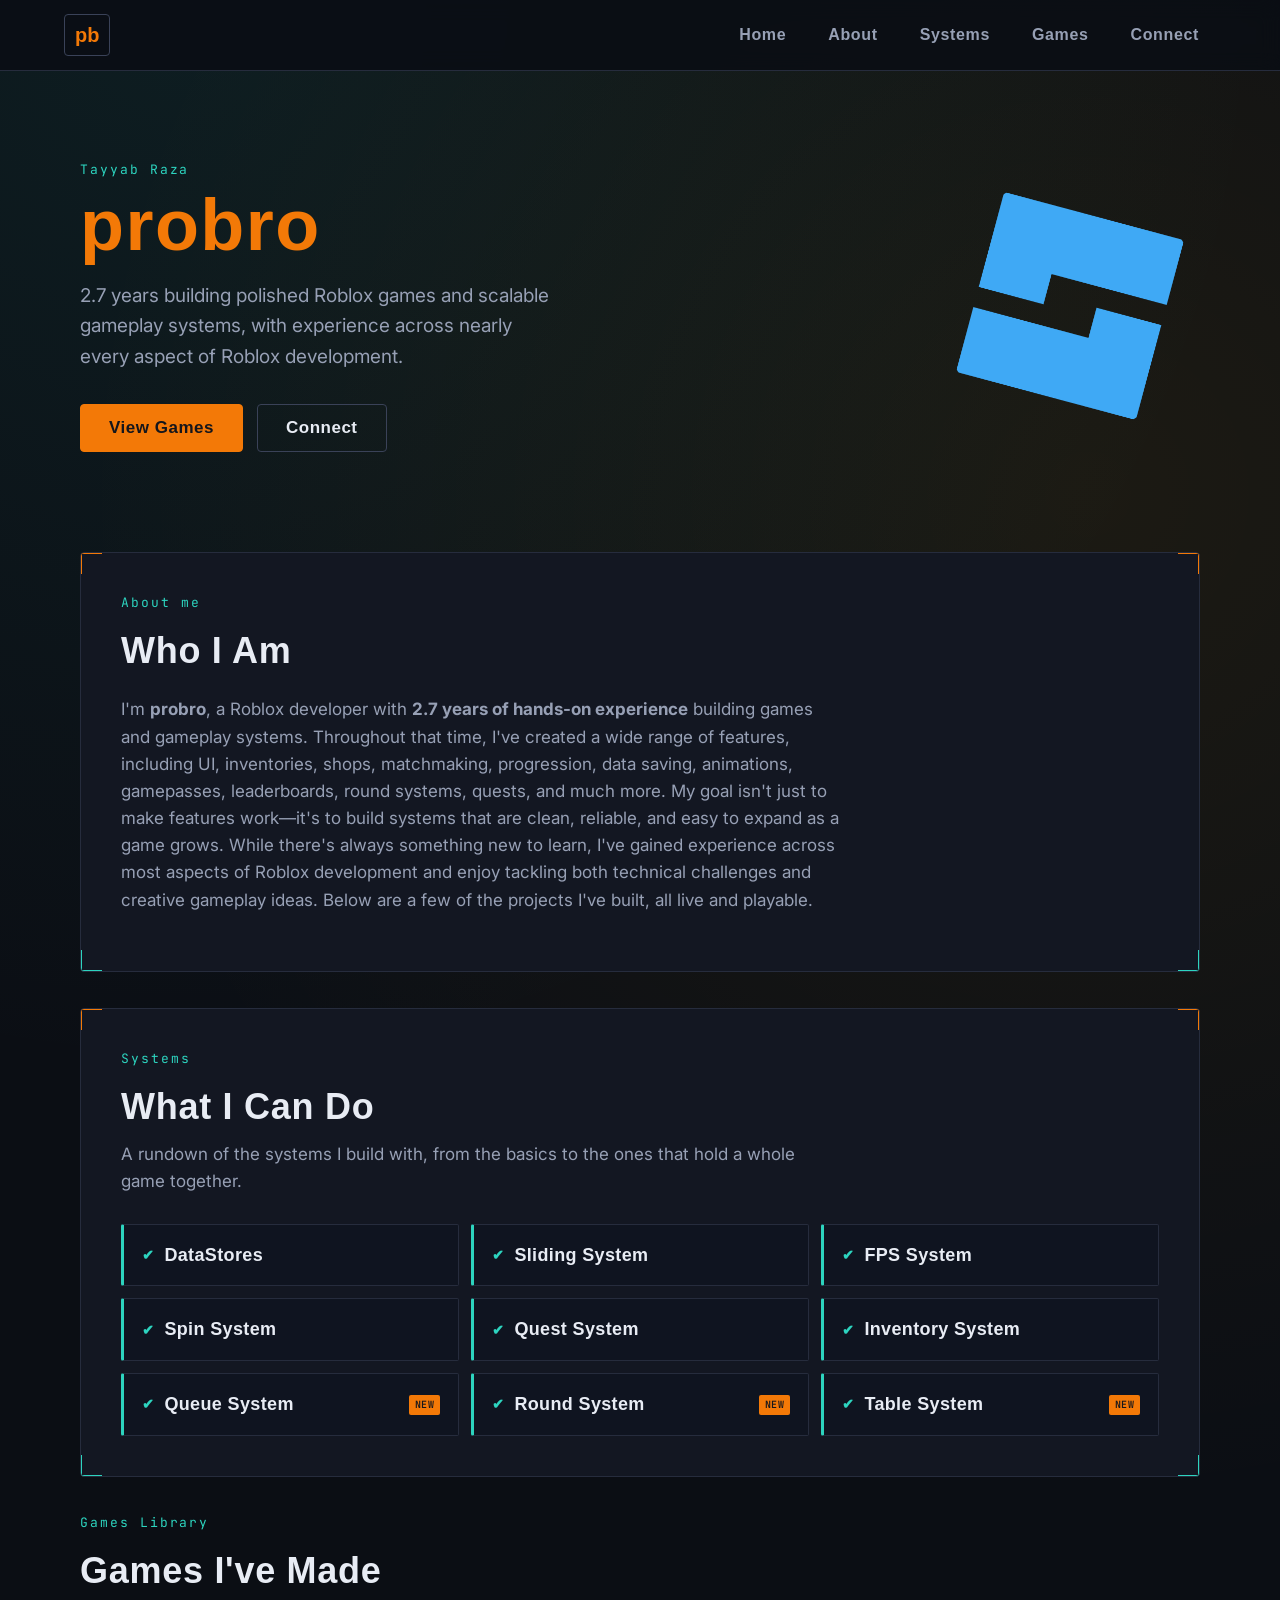
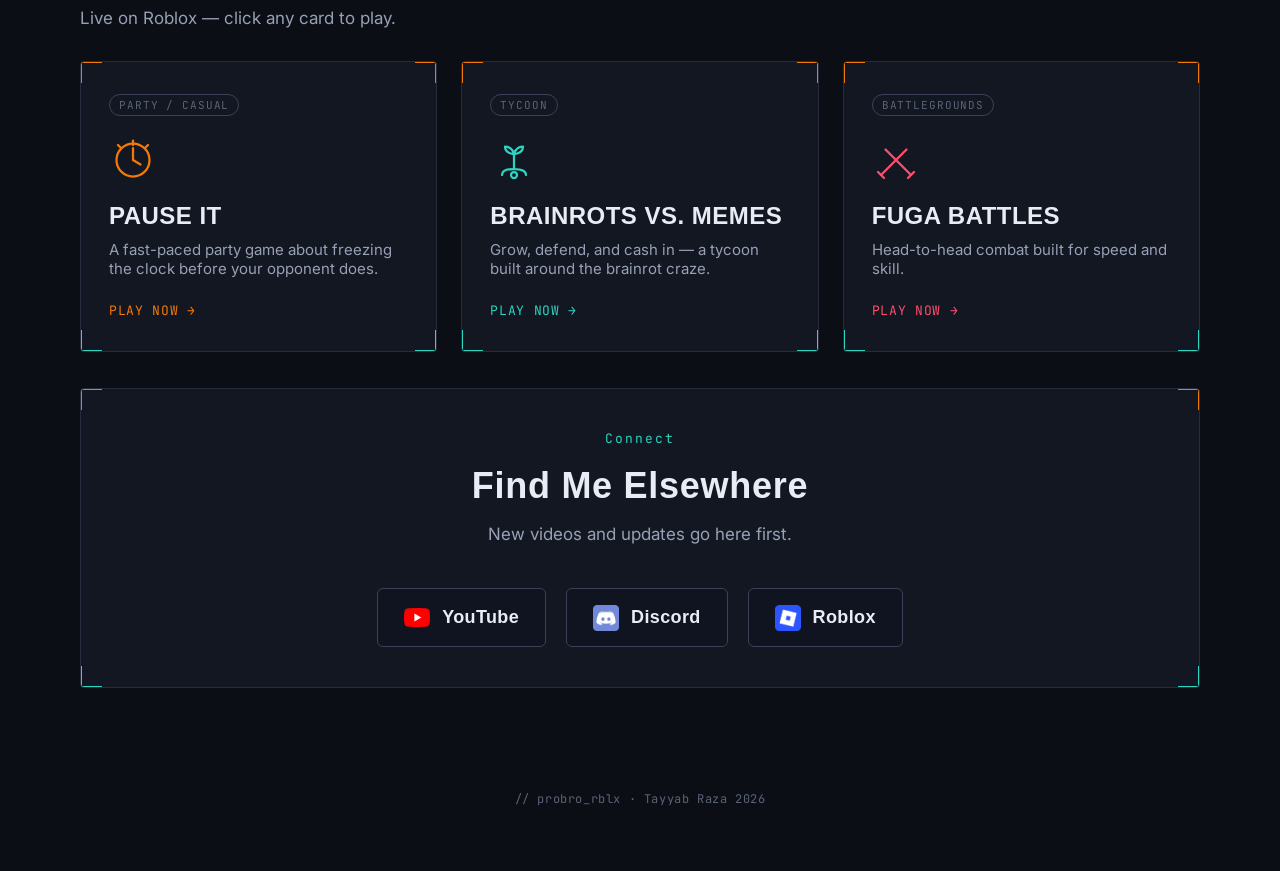
<file: index.html>
<!DOCTYPE html>
<html lang="en">
<head>
<meta charset="UTF-8">
<meta name="viewport" content="width=device-width, initial-scale=1.0">
<title>probro — Roblox Developer</title>

<link rel="preconnect" href="https://fonts.googleapis.com">
<link rel="preconnect" href="https://fonts.gstatic.com" crossorigin>
<link href="https://fonts.googleapis.com/css2?family=Rajdhani:wght@500;600;700&family=Inter:wght@400;500;600&family=JetBrains+Mono:wght@400;500&display=swap" rel="stylesheet">

<link rel="stylesheet" href="style.css">
</head>
<body>

<nav class="navbar">
    <div class="nav-inner">
        <div class="nav-brand">
            <span class="nav-mark">pb</span>
            <!--<span class="nav-status"><span class="status-dot"></span>SYSTEM ONLINE</span>-->
        </div>
        <ul>
            <li><button id="home-btn">Home</button></li>
            <li><button id="about-btn">About</button></li>
            <li><button id="systems-btn">Systems</button></li>
            <li><button id="games-btn">Games</button></li>
            <li><button id="connect-btn">Connect</button></li>
        </ul>
    </div>
</nav>

<header class="hero" id="home">
    <div class="hero-text">
        <p class="eyebrow">Tayyab Raza</p>
        <h1 id="titleh1"><a href="https://www.youtube.com/@probro_rblx" target="_blank" rel="noopener">probro</a></h1>
        <p class="hero-sub">2.7 years building polished Roblox games and scalable gameplay systems, with experience across nearly every aspect of Roblox development.</p>
        <div class="hero-cta">
            <button class="hud-btn hud-btn-primary" id="hero-games-btn">View Games</button>
            <button class="hud-btn" id="hero-connect-btn">Connect</button>
        </div>
    </div>

    <div class="avatar-frame">
        <img src="probro youtube icon.png" alt="probro avatar" id="avatar-img">
    </div>
</header>

<main>

    <section class="section hud-panel" id="about">
        <p class="eyebrow">About me</p>
        <h2>Who I Am</h2>
        <p class="body-text">
       I'm <b>probro</b>, a Roblox developer with <b>2.7 years of hands-on experience</b> building games and gameplay systems. Throughout that time, I've created a wide range of features, including UI, inventories, shops, matchmaking, progression, data saving, animations, gamepasses, leaderboards, round systems, quests, and much more.

My goal isn't just to make features work—it's to build systems that are clean, reliable, and easy to expand as a game grows. While there's always something new to learn, I've gained experience across most aspects of Roblox development and enjoy tackling both technical challenges and creative gameplay ideas. Below are a few of the projects I've built, all live and playable.

        </p>
    </section>

    <section class="section hud-panel" id="systems">
        <p class="eyebrow">Systems</p>
        <h2>What I Can Do</h2>
        <p class="body-text section-lead">A rundown of the systems I build with, from the basics to the ones that hold a whole game together.</p>

        <div class="systems-grid">
            <div class="tile"><span class="tile-check">✔</span>DataStores</div>
            <div class="tile"><span class="tile-check">✔</span>Sliding System</div>
            <div class="tile"><span class="tile-check">✔</span>FPS System</div>
            <div class="tile"><span class="tile-check">✔</span>Spin System</div>
            <div class="tile"><span class="tile-check">✔</span>Quest System</div>
            <div class="tile"><span class="tile-check">✔</span>Inventory System</div>
            <div class="tile"><span class="tile-check">✔</span>Queue System<span class="tile-new">NEW</span></div>
            <div class="tile"><span class="tile-check">✔</span>Round System<span class="tile-new">NEW</span></div>
            <div class="tile"><span class="tile-check">✔</span>Table System<span class="tile-new">NEW</span></div>
        </div>
    </section>

    <section class="section" id="games">
        <p class="eyebrow">Games Library</p>
        <h2>Games I've Made</h2>
        <p class="body-text section-lead">Live on Roblox — click any card to play.</p>

        <div class="games-cont">

            <button class="game-card hud-panel" id="pauseIt" data-genre="party">
                <span class="genre-tag">PARTY / CASUAL</span>
                <span class="game-icon" aria-hidden="true">
                    <svg viewBox="0 0 64 64" fill="none" xmlns="http://www.w3.org/2000/svg">
                        <circle cx="32" cy="32" r="22" stroke="currentColor" stroke-width="3"/>
                        <line x1="32" y1="32" x2="32" y2="16" stroke="currentColor" stroke-width="3" stroke-linecap="round"/>
                        <line x1="32" y1="32" x2="42" y2="38" stroke="currentColor" stroke-width="3" stroke-linecap="round"/>
                        <line x1="32" y1="6" x2="32" y2="12" stroke="currentColor" stroke-width="3" stroke-linecap="round"/>
                        <line x1="52" y1="12" x2="48" y2="16" stroke="currentColor" stroke-width="3" stroke-linecap="round"/>
                        <line x1="12" y1="12" x2="16" y2="16" stroke="currentColor" stroke-width="3" stroke-linecap="round"/>
                    </svg>
                </span>
                <span class="game-title">Pause It</span>
                <span class="game-desc">A fast-paced party game about freezing the clock before your opponent does.</span>
                <span class="play-link">PLAY NOW →</span>
            </button>

            <button class="game-card hud-panel" id="plantsBrainrots" data-genre="tycoon">
                <span class="genre-tag">TYCOON</span>
                <span class="game-icon" aria-hidden="true">
                    <svg viewBox="0 0 64 64" fill="none" xmlns="http://www.w3.org/2000/svg">
                        <path d="M32 44V24" stroke="currentColor" stroke-width="3" stroke-linecap="round"/>
                        <path d="M32 24C32 24 20 24 20 14C30 14 32 24 32 24Z" stroke="currentColor" stroke-width="3" stroke-linejoin="round"/>
                        <path d="M32 24C32 24 44 24 44 14C34 14 32 24 32 24Z" stroke="currentColor" stroke-width="3" stroke-linejoin="round"/>
                        <path d="M16 52C16 46 23 44 32 44C41 44 48 46 48 52" stroke="currentColor" stroke-width="3" stroke-linecap="round"/>
                        <circle cx="32" cy="52" r="4" stroke="currentColor" stroke-width="3"/>
                    </svg>
                </span>
                <span class="game-title">Brainrots VS. Memes</span>
                <span class="game-desc">Grow, defend, and cash in — a tycoon built around the brainrot craze.</span>
                <span class="play-link">PLAY NOW →</span>
            </button>

            <button class="game-card hud-panel" id="fugaBattles" data-genre="battle">
                <span class="genre-tag">BATTLEGROUNDS</span>
                <span class="game-icon" aria-hidden="true">
                    <svg viewBox="0 0 64 64" fill="none" xmlns="http://www.w3.org/2000/svg">
                        <line x1="12" y1="52" x2="46" y2="18" stroke="currentColor" stroke-width="3" stroke-linecap="round"/>
                        <line x1="52" y1="52" x2="18" y2="18" stroke="currentColor" stroke-width="3" stroke-linecap="round"/>
                        <line x1="8" y1="48" x2="16" y2="56" stroke="currentColor" stroke-width="3" stroke-linecap="round"/>
                        <line x1="56" y1="48" x2="48" y2="56" stroke="currentColor" stroke-width="3" stroke-linecap="round"/>
                    </svg>
                </span>
                <span class="game-title">Fuga Battles</span>
                <span class="game-desc">Head-to-head combat built for speed and skill.</span>
                <span class="play-link">PLAY NOW →</span>
            </button>

        </div>
    </section>

    <section class="section hud-panel connect-panel" id="connect">
        <p class="eyebrow">Connect</p>
        <h2>Find Me Elsewhere</h2>
        <p class="body-text section-lead">New videos and updates go here first.</p>

    <div class="connect-links">
    <a href="https://www.youtube.com/@probro_rblx" target="_blank" rel="noopener" class="connect-btn">
        <img src="youtube.png" alt="YouTube" class="connect-icon">
        <span>YouTube</span>
    </a>

    <a href="https://discord.com/invite/H6QWFF4KwK" target="_blank" rel="noopener" class="connect-btn">
        <img src="discord.png" alt="Discord" class="connect-icon">
        <span>Discord</span>
    </a>

    <a href="https://www.roblox.com/users/5418351594/profile" target="_blank" rel="noopener" class="connect-btn">
        <img src="roblox.png" alt="Roblox" class="connect-icon">
        <span>Roblox</span>
    </a>
</div>
    </section>

</main>

<footer class="site-footer">
    <p>// probro_rblx · Tayyab Raza <span id="year"></span></p>
</footer>

<script src="js.js"></script>
</body>
</html>
</file>
<file: style.css>
/* ===== Tokens ===== */
:root{
    --bg: #0b0e14;
    --bg-alt: #0f1420;
    --panel: #131722;
    --border: #262c3d;
    --border-bright: #3a4258;
    --gold: #f37907;
    --teal: #2dd4bf;
    --red: #ff4d6d;
    --text: #e8ecf4;
    --text-muted: #97a0b5;
    --text-dim: #5a6377;

    --font-display: 'Outfit', sans-serif;
    --font-body: 'Inter', sans-serif;
    --font-mono: 'JetBrains Mono', monospace;
}

*{ box-sizing: border-box; }

@property --angle{
    syntax: "<angle>";
    initial-value: 0deg;
    inherits: false;
}

.reveal{
    opacity: 0;
    transform: translateY(40px);
    filter: blur(6px);
    transition:
        opacity .8s cubic-bezier(.22,1,.36,1),
        transform .8s cubic-bezier(.22,1,.36,1),
        filter .8s cubic-bezier(.22,1,.36,1);
}

.reveal.show{
    opacity: 1;
    transform: translateY(0);
    filter: blur(0);
}

html{ scroll-behavior: smooth; }

body{
    margin: 0;
    background-color: var(--bg);
    background-image:
        radial-gradient(circle at 15% 0%, rgba(45,212,191,0.08), transparent 40%),
        radial-gradient(circle at 85% 20%, rgba(255,183,3,0.07), transparent 45%);
    color: var(--text);
    font-family: var(--font-body);
    line-height: 1.6;
}

.eyebrow{
    font-family: var(--font-mono);
    font-size: 13px;
    letter-spacing: 0.15em;
    color: var(--teal);
    margin: 0 0 8px 0;
}

h1, h2{
    font-family: var(--font-display);
    transform: uppercase;
    letter-spacing: 0.02em;
    margin: 0;
}

h2{
    font-size: 36px;
    font-weight: 700;
    color: var(--text);
    margin-bottom: 6px;
}

.body-text{
    font-size: 17px;
    color: var(--text-muted);
    max-width: 720px;
}

.section-lead{
    margin-top: 0;
    margin-bottom: 28px;
}

/* ===== HUD panel with bracket corners ===== */
.hud-panel{
    position: relative;
    background: var(--panel);
    border: 1px solid var(--border);
    border-radius: 4px;
    padding: 40px;
    background-image:
        linear-gradient(var(--gold), var(--gold)), linear-gradient(var(--gold), var(--gold)),
        linear-gradient(var(--gold), var(--gold)), linear-gradient(var(--gold), var(--gold)),
        linear-gradient(var(--teal), var(--teal)), linear-gradient(var(--teal), var(--teal)),
        linear-gradient(var(--teal), var(--teal)), linear-gradient(var(--teal), var(--teal));
    background-repeat: no-repeat;
    background-size: 22px 2px, 2px 22px, 22px 2px, 2px 22px, 22px 2px, 2px 22px, 22px 2px, 2px 22px;
    background-position:
        top -1px left -1px, top -1px left -1px,
        top -1px right -1px, top -1px right -1px,
        bottom -1px left -1px, bottom -1px left -1px,
        bottom -1px right -1px, bottom -1px right -1px;
}

/* ===== Navbar ===== */
.navbar{
    position: fixed;
    top: 0;
    left: 0;
    width: 100%;
    z-index: 1000;
    background-color: rgba(11, 14, 20, 0.9);
    backdrop-filter: blur(10px);
    border-bottom: 1px solid var(--border);
}

.nav-inner{
    max-width: 1200px;
    margin: 0 auto;
    display: flex;
    align-items: center;
    justify-content: space-between;
    padding: 14px 24px;
    flex-wrap: wrap;
    gap: 12px;
}

.nav-brand{
    display: flex;
    align-items: center;
    gap: 16px;
}

.nav-mark{
    font-family: var(--font-display);
    font-weight: 700;
    font-size: 20px;
    color: var(--gold);
    border: 1px solid var(--border-bright);
    padding: 4px 10px;
    border-radius: 4px;
}

.nav-status{
    font-family: var(--font-mono);
    font-size: 12px;
    color: var(--text-dim);
    display: flex;
    align-items: center;
    gap: 6px;
    letter-spacing: 0.05em;
}

.status-dot{
    width: 7px;
    height: 7px;
    border-radius: 50%;
    background: var(--teal);
    box-shadow: 0 0 8px var(--teal);
    animation: pulse 2s ease-in-out infinite;
}

.navbar ul{
    list-style: none;
    display: flex;
    gap: 8px;
    margin: 0;
    padding: 0;
    flex-wrap: wrap;
}

.navbar button{
    font-family: var(--font-display);
    font-weight: 600;
    letter-spacing: 0.04em;
    color: var(--text-muted);
    background: transparent;
    border: 1px solid transparent;
    padding: 8px 16px;
    font-size: 16px;
    border-radius: 4px;
    cursor: pointer;
    transition: all 0.2s;
}

.navbar button:hover{
    color: var(--text);
    border-color: var(--border-bright);
    background: rgba(255,255,255,0.03);
}

.navbar button:active{
    transform: scale(0.96);
}

/* ===== Hero ===== */
.hero{
    max-width: 1200px;
    margin: 0 auto;
    padding: 160px 40px 100px;
    display: flex;
    align-items: center;
    justify-content: space-between;
    gap: 60px;
    flex-wrap: wrap;
}

.hero-text{
    flex: 1;
    min-width: 320px;
}

#titleh1{
    font-size: 72px;
    color: var(--gold);
    line-height: 1;
    margin: 4px 0 20px;
}

#titleh1 a{
    text-decoration: none;
    color: inherit;
    transition: text-shadow 0.3s;
}

#titleh1 a:hover{
    text-shadow: 0 0 30px rgba(255,183,3,0.5);
}

.hero-sub{
    font-size: 19px;
    color: var(--text-muted);
    max-width: 480px;
    margin: 0 0 32px;
}

.hero-cta{
    display: flex;
    gap: 14px;
    flex-wrap: wrap;
}

.hud-btn{
    font-family: var(--font-display);
    font-weight: 600;
    font-size: 17px;
    letter-spacing: 0.03em;
    padding: 13px 28px;
    border-radius: 4px;
    border: 1px solid var(--border-bright);
    background: transparent;
    color: var(--text);
    cursor: pointer;
    transition: all 0.2s;
}

.hud-btn:hover{
    border-color: var(--teal);
    color: var(--teal);
    box-shadow: 0 0 16px rgba(45,212,191,0.15);
}

.hud-btn-primary{
    background: var(--gold);
    border-color: var(--gold);
    color: #14161c;
}

.hud-btn-primary:hover{
    background: transparent;
    color: var(--gold);
    box-shadow: 0 0 16px rgba(255,183,3,0.25);
}

/* ===== Avatar ring ===== */
 .avatar-frame{
    position: relative;
    width: 260px;
    height: 260px;
    flex-shrink: 0;
    border-radius: 50%;
}

/* .avatar-frame::before{
    content: '';
    position: absolute;
    inset: -10px;
    border-radius: 50%;
    background: conic-gradient(from var(--angle), var(--gold), var(--teal), var(--gold));
    animation: spin 6s linear infinite;
    z-index: 0;
}

.avatar-frame::after{
    content: '';
    position: absolute;
    inset: -10px;
    border-radius: 50%;
    background: conic-gradient(from var(--angle), var(--gold), var(--teal), var(--gold));
    animation: spin 6s linear infinite;
    filter: blur(2rem);
    opacity: 0.35;
    z-index: 0;
}  */

#avatar-img{
    position: relative;
    z-index: 1;
    width: 100%;
    height: 100%;
    object-fit: cover;
    border-radius: 50%;
    --border: 4px solid var(--bg);
}

@keyframes spin{
    from{ --angle: 0deg; }
    to{ --angle: 360deg; }
}

@keyframes pulse{
    0%, 100%{ opacity: 1; }
    50%{ opacity: 0.4; }
}

/* ===== Sections ===== */
main{
    max-width: 1200px;
    margin: 0 auto;
    padding: 0 40px 60px;
    display: flex;
    flex-direction: column;
    gap: 36px;
}

.section{
    animation: appear 0.8s ease-out forwards;
    animation-timeline: view();
    animation-range: entry 0% cover 30%;
    opacity: 0;
}

@keyframes appear{
    from{ opacity: 0; transform: translateY(40px); }
    to{ opacity: 1; transform: translateY(0); }
}

@media (prefers-reduced-motion: reduce){
    .section{ animation: none; opacity: 1; }
    .avatar-frame::before, .avatar-frame::after, .status-dot{ animation: none; }
    html{ scroll-behavior: auto; }
}

/* ===== Systems grid ===== */
.systems-grid{
    display: grid;
    grid-template-columns: repeat(3, 1fr);
    gap: 12px;
}

.tile{
    position: relative;
    background: var(--bg-alt);
    border: 1px solid var(--border);
    border-left: 3px solid var(--teal);
    padding: 16px 18px;
    font-family: var(--font-display);
    font-weight: 600;
    font-size: 18px;
    letter-spacing: 0.02em;
    display: flex;
    align-items: center;
    gap: 10px;
    border-radius: 2px;
}

.tile-check{
    color: var(--teal);
    font-size: 14px;
}

.tile-new{
    margin-left: auto;
    font-family: var(--font-mono);
    font-size: 10px;
    letter-spacing: 0.05em;
    color: #14161c;
    background: var(--gold);
    padding: 2px 6px;
    border-radius: 2px;
}

/* ===== Games ===== */
.games-cont{
    display: grid;
    grid-template-columns: repeat(3, 1fr);
    gap: 24px;
}

.game-card{
    display: flex;
    flex-direction: column;
    align-items: flex-start;
    text-align: left;
    padding: 32px 28px;
    cursor: pointer;
    color: var(--text);
    font-family: var(--font-body);
    transition: transform 0.25s, box-shadow 0.25s, border-color 0.25s;
}

.game-card:hover{
    transform: translateY(-6px);
    box-shadow: 0 12px 32px rgba(0,0,0,0.4);
}

.game-card:active{
    transform: translateY(-2px);
}

.genre-tag{
    font-family: var(--font-mono);
    font-size: 11px;
    letter-spacing: 0.08em;
    color: var(--text-dim);
    border: 1px solid var(--border-bright);
    padding: 3px 9px;
    border-radius: 20px;
    margin-bottom: 20px;
}

.game-icon{
    width: 48px;
    height: 48px;
    margin-bottom: 18px;
}

.game-card[data-genre="party"] .game-icon{ color: var(--gold); }
.game-card[data-genre="tycoon"] .game-icon{ color: var(--teal); }
.game-card[data-genre="battle"] .game-icon{ color: var(--red); }

.game-title{
    font-family: var(--font-display);
    font-weight: 700;
    font-size: 24px;
    text-transform: uppercase;
    letter-spacing: 0.02em;
    margin-bottom: 10px;
}

.game-desc{
    font-size: 15px;
    color: var(--text-muted);
    margin-bottom: 24px;
    flex-grow: 1;
}

.play-link{
    font-family: var(--font-mono);
    font-size: 13px;
    letter-spacing: 0.05em;
    color: var(--teal);
}

.game-card[data-genre="party"] .play-link{ color: var(--gold); }
.game-card[data-genre="battle"] .play-link{ color: var(--red); }

/* ===== Connect ===== */
.connect-panel{
    text-align: center;
    display: flex;
    flex-direction: column;
    align-items: center;
}

.connect-links{
    display: flex;
    gap: 20px;
    margin-top: 12px;
    flex-wrap: wrap;
    justify-content: center;
}

.connect-btn{
    display: flex;
    align-items: center;
    gap: 12px;
    padding: 14px 26px;
    border: 1px solid var(--border-bright);
    border-radius: 6px;
    text-decoration: none;
    color: var(--text);
    font-family: var(--font-display);
    font-weight: 600;
    font-size: 18px;
    letter-spacing: 0.02em;
    transition: all 0.2s;
    background: var(--bg-alt);
}

.connect-btn:hover{
    border-color: var(--teal);
    box-shadow: 0 0 20px rgba(45,212,191,0.15);
    transform: translateY(-3px);
}

.connect-icon{
    width: 26px;
    height: 26px;
    object-fit: contain;
}

/* ===== Footer ===== */
.site-footer{
    text-align: center;
    padding: 30px 20px 50px;
    font-family: var(--font-mono);
    font-size: 12px;
    color: var(--text-dim);
    letter-spacing: 0.05em;
}

/* ===== Responsive ===== */
@media (max-width: 900px){
    .systems-grid{ grid-template-columns: repeat(2, 1fr); }
    .games-cont{ grid-template-columns: 1fr; }
}

@media (max-width: 700px){
    .hero{ flex-direction: column-reverse; padding: 140px 24px 60px; text-align: center; }
    .hero-text{ text-align: center; }
    .hero-sub{ margin-left: auto; margin-right: auto; }
    .hero-cta{ justify-content: center; }
    #titleh1{ font-size: 54px; }
    .systems-grid{ grid-template-columns: 1fr; }
    main{ padding: 0 20px 60px; }
    .hud-panel{ padding: 28px 22px; }
    .nav-inner{ justify-content: center; }
}
</file>
